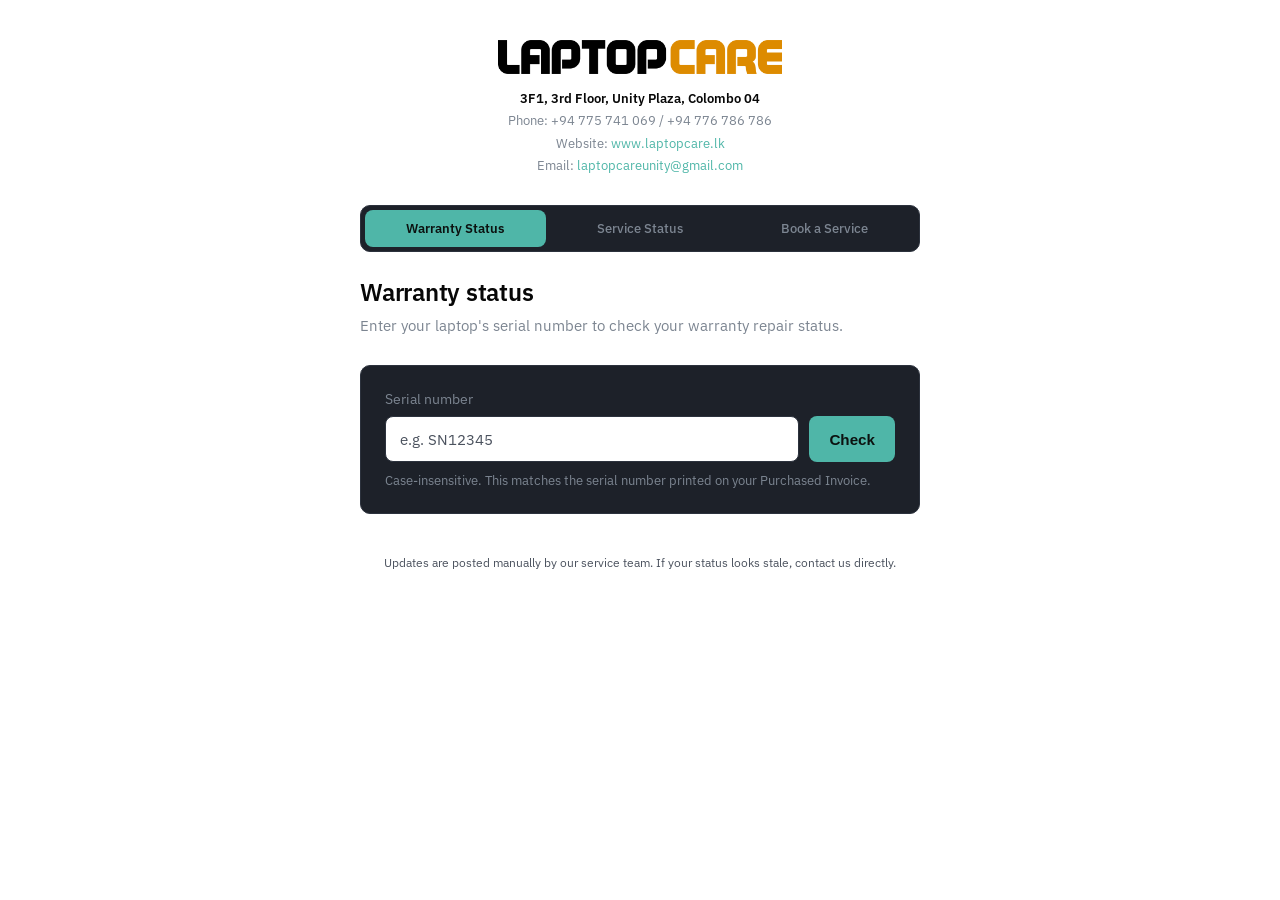
<file: warranty-status (3).html>
<!DOCTYPE html>
<html lang="en">
<head>
<meta charset="UTF-8">
<meta name="viewport" content="width=device-width, initial-scale=1.0">
<title>LaptopCare Portal</title>
<link rel="preconnect" href="https://fonts.googleapis.com">
<link href="https://fonts.googleapis.com/css2?family=IBM+Plex+Sans:wght@400;500;600&family=IBM+Plex+Mono:wght@500&display=swap" rel="stylesheet">
<style>
  :root{
    --bg:#ffffff;
    --surface:#1D2129;
    --border:#2C323D;
    --text:#070707;
    --muted:#7C8591;
    --accent:#4FB6A8;
    --accent-dim:#2E4A47;
    --warn:#E0A458;
    --radius:10px;
  }
  *{box-sizing:border-box;}
  body{
    margin:0;
    background:var(--bg);
    color:var(--text);
    font-family:'IBM Plex Sans', system-ui, sans-serif;
    min-height:100vh;
    display:flex;
    flex-direction:column;
    align-items:center;
    padding:40px 20px 80px;
  }
  .wrap{width:100%; max-width:560px;}
  .logo-row{display:flex; justify-content:center; margin-bottom:28px;}
  .logo-row img{height:34px; width:auto;}
  .company-details{
    text-align:center;
    margin:-14px 0 28px;
    color:var(--muted);
    font-size:0.82rem;
    line-height:1.7;
  }
  .company-details strong{color:var(--text); font-weight:600;}
  .company-details a{color:var(--accent); text-decoration:none;}
  .company-details a:hover{text-decoration:underline;}
  header{margin-bottom:28px; text-align:left;}
  header h1{font-size:1.5rem; font-weight:600; margin:0 0 6px; letter-spacing:-0.01em;}
  header p{color:var(--muted); margin:0; font-size:0.95rem; line-height:1.5;}

  .tabs{
    display:flex;
    gap:4px;
    background:var(--surface);
    border:1px solid var(--border);
    border-radius:10px;
    padding:4px;
    margin-bottom:24px;
  }
  .tab-btn{
    flex:1;
    background:transparent;
    border:none;
    color:var(--muted);
    font-family:'IBM Plex Sans', sans-serif;
    font-size:0.82rem;
    font-weight:500;
    padding:10px 6px;
    border-radius:8px;
    cursor:pointer;
  }
  .tab-btn.active{background:var(--accent); color:#0C1210; font-weight:600;}
  .tab-panel{display:none;}
  .tab-panel.active{display:block;}

  .search-card{
    background:var(--surface);
    border:1px solid var(--border);
    border-radius:var(--radius);
    padding:24px;
  }
  label{display:block; font-size:0.85rem; color:var(--muted); margin-bottom:8px;}
  .input-row{display:flex; gap:10px;}
  input[type="text"]{
    flex:1;
    background:var(--bg);
    border:1px solid var(--border);
    border-radius:8px;
    padding:12px 14px;
    color:var(--text);
    font-family:'IBM Plex Mono', monospace;
    font-size:0.95rem;
    letter-spacing:0.02em;
    outline:none;
  }
  input[type="text"]:focus{border-color:var(--accent);}
  input[type="text"]::placeholder{color:#4B525E; letter-spacing:normal; font-family:'IBM Plex Sans', sans-serif;}
  button{
    background:var(--accent);
    color:#0C1210;
    border:none;
    border-radius:8px;
    padding:0 20px;
    font-weight:600;
    font-size:0.95rem;
    cursor:pointer;
  }
  button:hover{opacity:0.9;}
  button:disabled{opacity:0.5; cursor:default;}
  .hint{margin-top:10px; font-size:0.8rem; color:var(--muted);}

  .result{margin-top:24px; display:none;}
  .result.visible{display:block;}
  .summary{
    background:var(--surface);
    border:1px solid var(--border);
    border-radius:var(--radius);
    padding:20px 22px;
    margin-bottom:20px;
  }
  .summary .label{color:var(--muted); font-size:0.8rem; margin-bottom:4px;}
  .summary .value{font-size:1.05rem; font-weight:500;}
  .summary .row{display:flex; justify-content:space-between; margin-top:14px; padding-top:14px; border-top:1px solid var(--border);}
  .status-pill{
    display:inline-block;
    padding:4px 12px;
    border-radius:20px;
    background:var(--accent-dim);
    color:var(--accent);
    font-size:0.85rem;
    font-weight:600;
  }
  .status-pill.warn{background:#3A311F; color:var(--warn);}
  .note-card{
    background:var(--surface);
    border:1px solid var(--border);
    border-left:3px solid var(--warn);
    border-radius:var(--radius);
    padding:16px 18px;
    margin-bottom:20px;
    font-size:0.9rem;
  }
  .note-card .value{color:var(--text); line-height:1.5;}

  .progress-wrap{
    background:var(--surface);
    border:1px solid var(--border);
    border-radius:var(--radius);
    padding:22px 20px 18px;
    margin-bottom:20px;
  }
  .progress-bar{display:flex; gap:4px; height:8px;}
  .progress-bar .seg{flex:1; background:var(--border); border-radius:4px;}
  .progress-bar .seg.filled{background:var(--accent);}
  .progress-labels{display:flex; margin-top:10px;}
  .progress-labels span{flex:1; font-size:0.68rem; color:var(--muted); text-align:center; line-height:1.3; padding:0 2px;}
  .progress-labels span.current{color:var(--accent); font-weight:600;}
  .progress-labels span.done{color:var(--text);}

  .error, .loading{margin-top:20px; padding:14px 16px; border-radius:8px; font-size:0.9rem;}
  .error{background:#3A2323; color:#E88A8A; border:1px solid #4A2C2C;}
  .loading{color:var(--muted);}
  footer{margin-top:40px; font-size:0.78rem; color:#4B525E; text-align:center;}

  .reserve-card{background:var(--surface); border:1px solid var(--border); border-radius:var(--radius); padding:20px;}
  .reserve-card p{color:var(--muted); font-size:0.9rem; line-height:1.5; margin:0 0 16px;}


  .service-form{display:flex; flex-direction:column; gap:16px;}
  .form-field label{display:block; font-size:0.85rem; color:var(--muted); margin-bottom:7px;}
  .form-field label span{color:var(--warn);}
  .form-field input{
    width:100%;
    background:var(--bg);
    border:1px solid var(--border);
    border-radius:8px;
    padding:12px 14px;
    color:var(--text);
    font-family:'IBM Plex Sans', sans-serif;
    font-size:0.92rem;
    outline:none;
  }
  .form-field input:focus{border-color:var(--accent);}
  .form-field input::placeholder{color:#4B525E;}
  .service-form button{width:100%; min-height:46px; margin-top:4px;}
  .service-form-message{display:none; padding:12px 14px; border-radius:8px; font-size:0.88rem; line-height:1.4;}
</style>
</head>
<body>
<div class="wrap">

  <div class="logo-row">
    <img src="[data-uri]" alt="LaptopCare logo">
  </div>

  <div class="company-details">
    <strong>3F1, 3rd Floor, Unity Plaza, Colombo 04</strong><br>
    Phone: +94 775 741 069 / +94 776 786 786<br>
    Website: <a href="https://www.laptopcare.lk" target="_blank" rel="noopener">www.laptopcare.lk</a><br>
    Email: <a href="mailto:laptopcareunity@gmail.com">laptopcareunity@gmail.com</a>
  </div>

  <div class="tabs">
    <button class="tab-btn active" data-tab="tabWarranty">Warranty Status</button>
    <button class="tab-btn" data-tab="tabService">Service Status</button>
    <button class="tab-btn" data-tab="tabReserve">Book a Service</button>
  </div>

  <!-- ============================ TAB 1: WARRANTY STATUS ============================ -->
  <div class="tab-panel active" id="tabWarranty">
    <header>
      <h1>Warranty status</h1>
      <p>Enter your laptop's serial number to check your warranty repair status.</p>
    </header>

    <div class="search-card">
      <label for="warrantyLookup">Serial number</label>
      <div class="input-row">
        <input type="text" id="warrantyLookup" placeholder="e.g. SN12345" autocomplete="off">
        <button id="warrantyCheckBtn">Check</button>
      </div>
      <div class="hint">Case-insensitive. This matches the serial number printed on your Purchased Invoice.</div>
    </div>

    <div id="warrantyLoading" class="loading" style="display:none;">Looking up your record&hellip;</div>
    <div id="warrantyError" class="error" style="display:none;"></div>

    <div class="result" id="warrantyResult">
      <div class="summary">
        <div class="label">Status</div>
        <div class="value"><span id="warrantyStatusPill" class="status-pill">&mdash;</span></div>
        <div class="row">
          <div>
            <div class="label">Customer</div>
            <div class="value" id="warrantyCustomerName">&mdash;</div>
          </div>
          <div style="text-align:right;">
            <div class="label">Last updated</div>
            <div class="value" id="warrantyLastUpdated">&mdash;</div>
          </div>
        </div>
        <div class="row">
          <div>
            <div class="label">Handover date</div>
            <div class="value" id="warrantyHandoverDate">&mdash;</div>
          </div>
          <div style="text-align:right;" id="warrantyEtaRow">
            <div class="label">Estimated completion</div>
            <div class="value" id="warrantyEtaValue">&mdash;</div>
          </div>
        </div>
      </div>

      <div class="progress-wrap">
        <div class="progress-bar" id="warrantyProgressBar"></div>
        <div class="progress-labels" id="warrantyProgressLabels"></div>
      </div>

      <div class="note-card" id="warrantyNoteCard" style="display:none;">
        <div class="label">Note from our service team</div>
        <div class="value" id="warrantyNoteValue" style="margin-top:6px; font-weight:400;"></div>
      </div>
    </div>
  </div>

  <!-- ============================ TAB 2: SERVICE STATUS ============================ -->
  <div class="tab-panel" id="tabService">
    <header>
      <h1>Service status</h1>
      <p>Booked a service? Enter your serial number to see the date we've assigned and how the job is progressing.</p>
    </header>

    <div class="search-card">
      <label for="serviceLookup">Serial number</label>
      <div class="input-row">
        <input type="text" id="serviceLookup" placeholder="e.g. SN12345" autocomplete="off">
        <button id="serviceCheckBtn">Check</button>
      </div>
      <div class="hint">Use the same serial number you entered when booking.</div>
    </div>

    <div id="serviceLoading" class="loading" style="display:none;">Looking up your booking&hellip;</div>
    <div id="serviceError" class="error" style="display:none;"></div>

    <div class="result" id="serviceResult">
      <div class="summary">
        <div class="label">Status</div>
        <div class="value"><span id="serviceStatusPill" class="status-pill">&mdash;</span></div>
        <div class="row">
          <div>
            <div class="label">Customer</div>
            <div class="value" id="serviceCustomerName">&mdash;</div>
          </div>
          <div style="text-align:right;">
            <div class="label">Last updated</div>
            <div class="value" id="serviceLastUpdated">&mdash;</div>
          </div>
        </div>
        <div class="row">
          <div>
            <div class="label">Scheduled date</div>
            <div class="value" id="serviceScheduledDate">&mdash;</div>
          </div>
          <div style="text-align:right;" id="serviceEndRow">
            <div class="label">Service end date</div>
            <div class="value" id="serviceEndDate">&mdash;</div>
          </div>
        </div>
      </div>

      <div class="progress-wrap">
        <div class="progress-bar" id="serviceProgressBar"></div>
        <div class="progress-labels" id="serviceProgressLabels"></div>
      </div>

      <div class="note-card" id="serviceNoteCard" style="display:none;">
        <div class="label">Note from our service team</div>
        <div class="value" id="serviceNoteValue" style="margin-top:6px; font-weight:400;"></div>
      </div>
    </div>
  </div>

  <!-- ============================ TAB 3: BOOK A SERVICE ============================ -->
  <div class="tab-panel" id="tabReserve">
    <header>
      <h1>Book a service</h1>
      <p>Fill in your laptop and purchase details below. Our team will review your request and assign a service date, which you can then check under "Service Status" using your serial number.</p>
    </header>
    <div class="reserve-card">
      <p>Fill in all the details below to request a service.</p>
      <iframe name="serviceSubmitFrame" id="serviceSubmitFrame" style="display:none;"></iframe>
        <form id="serviceBookingForm" class="service-form">
        <div class="form-field">
          <label for="bookingFullName">Full Name <span>*</span></label>
          <input type="text" id="bookingFullName" name="fullName" required placeholder="Enter your full name">
        </div>

        <div class="form-field">
          <label for="bookingPhone">Phone Number <span>*</span></label>
          <input type="tel" id="bookingPhone" name="phoneNumber" required placeholder="Enter your phone number">
        </div>

        <div class="form-field">
          <label for="bookingLaptop">Laptop Model <span>*</span></label>
          <input type="text" id="bookingLaptop" name="laptopModel" required placeholder="Enter laptop model">
        </div>

        <div class="form-field">
          <label for="bookingSerial">Serial Number <span>*</span></label>
          <input type="text" id="bookingSerial" name="serialNumber" required placeholder="Enter serial number">
        </div>

        <div class="form-field">
          <label for="bookingPurchaseDate">Purchase Date <span>*</span></label>
          <input type="date" id="bookingPurchaseDate" name="purchaseDate" required>
        </div>

        <div class="form-field">
          <label for="bookingInvoice">Purchase Invoice Number <span>*</span></label>
          <input type="text" id="bookingInvoice" name="invoiceNumber" required placeholder="Enter purchase invoice number">
        </div>

        <button type="submit" id="serviceSubmitBtn">Submit Service Request</button>
        <div id="serviceFormMessage" class="service-form-message"></div>
      </form>
    </div>
  </div>

  <footer>Updates are posted manually by our service team. If your status looks stale, contact us directly.</footer>
</div>

<script>
/* =========================================================================
   SETUP  read this before publishing
   =========================================================================
   This portal uses THREE separate data sources. They never mix:

   -------------------------------------------------------------------------
   TAB 1  WARRANTY STATUS  (its own sheet, its own progress bar)
   -------------------------------------------------------------------------
   Column headers (row 1):
     SerialNumber | CustomerName | Status | HandoverDate | LastUpdated | EstimatedCompletion | Notes

   Status must be one of:
     Received, Diagnosis, Parts Ordered, In Repair, Ready for Pickup, Completed, On Hold

   Publish this sheet to web as CSV (File > Share > Publish to web > CSV),
   then paste the link into WARRANTY_SHEET_CSV_URL below.

   -------------------------------------------------------------------------
   TAB 2  SERVICE STATUS  (a DIFFERENT sheet, a DIFFERENT progress bar)
   -------------------------------------------------------------------------
   Column headers (row 1):
     SerialNumber | CustomerName | Status | ScheduledDate | ServiceEndDate | LastUpdated | Notes

   Status should be one of:
     Processing, Scheduled, Service in Progress, Complete, On Hold
   You do NOT have to set Status yourself for the "Scheduled" stage  if you
   leave Status blank but fill in ScheduledDate, it automatically shows as
   "Scheduled". This is the field you fill in after reviewing a customer's
   booking from Tab 3 and deciding their appointment date.

   Publish this sheet to web as CSV too, then paste its link into
   SERVICE_SHEET_CSV_URL below. It is a SEPARATE published link from the
   warranty sheet  don't reuse the same one for both.

   -------------------------------------------------------------------------
   TAB 3  BOOK A SERVICE  (Google Form, already embedded)
   -------------------------------------------------------------------------
   Submissions land in their own Form-linked spreadsheet automatically.
   That sheet is just a raw inbox of requests  after reviewing one, you
   manually add/update that customer's row in the TAB 2 sheet above with
   their Serial Number and a ScheduledDate.
   ========================================================================= */

const WARRANTY_SHEET_CSV_URL = "https://docs.google.com/spreadsheets/d/e/2PACX-1vRcElB9lq25oarwBjdoh4_x8OnKvUZZKibCspAKZgZnKSdEwf37C9n8s4xU4E0NM750wsKTUPM0UrkH/pub?gid=0&single=true&output=csv";
const SERVICE_SHEET_CSV_URL = "https://docs.google.com/spreadsheets/d/e/2PACX-1vRcElB9lq25oarwBjdoh4_x8OnKvUZZKibCspAKZgZnKSdEwf37C9n8s4xU4E0NM750wsKTUPM0UrkH/pub?gid=526123895&single=true&output=csv";

// Fallback demo data  shown until you connect real sheet links above.
const WARRANTY_DEMO_DATA = [
  {SerialNumber:"SN12345", CustomerName:"Aditi Rao", Status:"In Repair", HandoverDate:"2026-09-01", LastUpdated:"2026-09-03", EstimatedCompletion:"2026-09-10", Notes:"Awaiting replacement screen from vendor"},
  {SerialNumber:"SN99000", CustomerName:"Meera Nair", Status:"Received", HandoverDate:"2026-09-05", LastUpdated:"2026-09-05", EstimatedCompletion:"", Notes:""},
  {SerialNumber:"SN77002", CustomerName:"Rohan Das", Status:"On Hold", HandoverDate:"2026-09-02", LastUpdated:"2026-09-04", EstimatedCompletion:"", Notes:"Warranty claim needs proof of purchase  please email a copy of your invoice"}
];

const SERVICE_DEMO_DATA = [
  {SerialNumber:"SN88110", CustomerName:"Priya Menon", Status:"", ScheduledDate:"2026-09-12", ServiceEndDate:"", LastUpdated:"2026-09-06", Notes:"Please bring your charger too"},
  {SerialNumber:"SN12345", CustomerName:"Aditi Rao", Status:"Service in Progress", ScheduledDate:"2026-09-01", ServiceEndDate:"", LastUpdated:"2026-09-03", Notes:""},
  {SerialNumber:"SN70021", CustomerName:"Kabir Singh", Status:"Complete", ScheduledDate:"2026-08-20", ServiceEndDate:"2026-08-27", LastUpdated:"2026-08-27", Notes:""}
];

const WARRANTY_STAGES = ["Received","Diagnosis","Parts Ordered","In Repair","Ready for Pickup","Completed"];
const SERVICE_STAGES  = ["Processing","Scheduled","Service in Progress","Complete"];

function parseCSV(text){
  const lines = text.trim().split(/\r?\n/);
  const headers = lines[0].split(",").map(h => h.trim());
  return lines.slice(1).filter(l => l.trim().length).map(line => {
    const cells = line.split(",").map(c => c.trim());
    const row = {};
    headers.forEach((h, i) => row[h] = cells[i] || "");
    return row;
  });
}

async function fetchSheet(url, demoData){
  if (!url || url.startsWith("PASTE_")){
    return demoData;
  }
  const res = await fetch(url);
  if (!res.ok) throw new Error("Could not reach the data source.");
  const text = await res.text();
  return parseCSV(text);
}

function renderBar(barEl, labelsEl, stages, currentIndex, onHold){
  barEl.innerHTML = "";
  labelsEl.innerHTML = "";

  if (onHold){
    const seg = document.createElement("div");
    seg.className = "seg";
    seg.style.background = "var(--warn)";
    barEl.appendChild(seg);
    const lab = document.createElement("span");
    lab.className = "current";
    lab.textContent = "On hold  see note above";
    lab.style.flex = "1";
    labelsEl.appendChild(lab);
    return;
  }

  stages.forEach((stage, i) => {
    const seg = document.createElement("div");
    seg.className = "seg" + (i <= currentIndex ? " filled" : "");
    barEl.appendChild(seg);

    const lab = document.createElement("span");
    lab.textContent = stage;
    if (i < currentIndex) lab.className = "done";
    else if (i === currentIndex) lab.className = "current";
    labelsEl.appendChild(lab);
  });
}

/* ---------------------------- WARRANTY TAB ---------------------------- */
async function checkWarranty(){
  const idInput = document.getElementById("warrantyLookup").value.trim().toLowerCase();
  const errorBox = document.getElementById("warrantyError");
  const loading = document.getElementById("warrantyLoading");
  const result = document.getElementById("warrantyResult");
  const btn = document.getElementById("warrantyCheckBtn");

  errorBox.style.display = "none";
  result.classList.remove("visible");

  if (!idInput){
    errorBox.textContent = "Enter a serial number first.";
    errorBox.style.display = "block";
    return;
  }

  btn.disabled = true;
  loading.style.display = "block";

  try{
    const data = await fetchSheet(WARRANTY_SHEET_CSV_URL, WARRANTY_DEMO_DATA);
    const match = data.find(row => (row.SerialNumber || "").toLowerCase() === idInput);

    if (!match){
      errorBox.textContent = "We couldn't find a warranty record with that serial number.";
      errorBox.style.display = "block";
      return;
    }

    document.getElementById("warrantyCustomerName").textContent = match.CustomerName || "\u2014";
    document.getElementById("warrantyLastUpdated").textContent = match.LastUpdated || "\u2014";
    document.getElementById("warrantyHandoverDate").textContent = match.HandoverDate || "\u2014";

    const pill = document.getElementById("warrantyStatusPill");
    const onHold = (match.Status || "").trim() === "On Hold";
    pill.textContent = match.Status || "Unknown";
    pill.className = "status-pill" + (onHold ? " warn" : "");

    const etaRow = document.getElementById("warrantyEtaRow");
    if (match.EstimatedCompletion && match.EstimatedCompletion.trim()){
      document.getElementById("warrantyEtaValue").textContent = match.EstimatedCompletion;
      etaRow.style.visibility = "visible";
    } else {
      etaRow.style.visibility = "hidden";
    }

    const noteCard = document.getElementById("warrantyNoteCard");
    if (match.Notes && match.Notes.trim()){
      document.getElementById("warrantyNoteValue").textContent = match.Notes;
      noteCard.style.display = "block";
    } else {
      noteCard.style.display = "none";
    }

    const idx = WARRANTY_STAGES.indexOf((match.Status || "").trim());
    renderBar(document.getElementById("warrantyProgressBar"), document.getElementById("warrantyProgressLabels"), WARRANTY_STAGES, idx, onHold);

    result.classList.add("visible");
  } catch(err){
    errorBox.textContent = "Something went wrong reaching the warranty data. Please try again shortly.";
    errorBox.style.display = "block";
  } finally {
    btn.disabled = false;
    loading.style.display = "none";
  }
}

/* ---------------------------- SERVICE TAB ---------------------------- */
function computeServiceStageIndex(match){
  const status = (match.Status || "").trim();
  const idx = SERVICE_STAGES.indexOf(status);
  if (idx !== -1) return idx;
  if (match.ScheduledDate && match.ScheduledDate.trim()) return 1; // Scheduled
  return 0; // Processing
}

async function checkService(){
  const idInput = document.getElementById("serviceLookup").value.trim().toLowerCase();
  const errorBox = document.getElementById("serviceError");
  const loading = document.getElementById("serviceLoading");
  const result = document.getElementById("serviceResult");
  const btn = document.getElementById("serviceCheckBtn");

  errorBox.style.display = "none";
  result.classList.remove("visible");

  if (!idInput){
    errorBox.textContent = "Enter a serial number first.";
    errorBox.style.display = "block";
    return;
  }

  btn.disabled = true;
  loading.style.display = "block";

  try{
    const data = await fetchSheet(SERVICE_SHEET_CSV_URL, SERVICE_DEMO_DATA);
    const match = data.find(row => (row.SerialNumber || "").toLowerCase() === idInput);

    if (!match){
      errorBox.textContent = "We couldn't find a service booking with that serial number. Have you booked yet? Try the \"Book a Service\" tab.";
      errorBox.style.display = "block";
      return;
    }

    document.getElementById("serviceCustomerName").textContent = match.CustomerName || "\u2014";
    document.getElementById("serviceLastUpdated").textContent = match.LastUpdated || "\u2014";
    document.getElementById("serviceScheduledDate").textContent = match.ScheduledDate || "\u2014";

    const pill = document.getElementById("serviceStatusPill");
    const onHold = (match.Status || "").trim() === "On Hold";
    pill.textContent = (match.Status && match.Status.trim()) || SERVICE_STAGES[computeServiceStageIndex(match)];
    pill.className = "status-pill" + (onHold ? " warn" : "");

    const endRow = document.getElementById("serviceEndRow");
    if (match.ServiceEndDate && match.ServiceEndDate.trim()){
      document.getElementById("serviceEndDate").textContent = match.ServiceEndDate;
      endRow.style.visibility = "visible";
    } else {
      endRow.style.visibility = "hidden";
    }

    const noteCard = document.getElementById("serviceNoteCard");
    if (match.Notes && match.Notes.trim()){
      document.getElementById("serviceNoteValue").textContent = match.Notes;
      noteCard.style.display = "block";
    } else {
      noteCard.style.display = "none";
    }

    const idx = computeServiceStageIndex(match);
    renderBar(document.getElementById("serviceProgressBar"), document.getElementById("serviceProgressLabels"), SERVICE_STAGES, idx, onHold);

    result.classList.add("visible");
  } catch(err){
    errorBox.textContent = "Something went wrong reaching the service data. Please try again shortly.";
    errorBox.style.display = "block";
  } finally {
    btn.disabled = false;
    loading.style.display = "none";
  }
}

document.getElementById("warrantyCheckBtn").addEventListener("click", checkWarranty);
document.getElementById("warrantyLookup").addEventListener("keydown", e => { if (e.key === "Enter") checkWarranty(); });
document.getElementById("serviceCheckBtn").addEventListener("click", checkService);
document.getElementById("serviceLookup").addEventListener("keydown", e => { if (e.key === "Enter") checkService(); });

/* ---------------------------- TAB SWITCHING ---------------------------- */
const tabBtns = document.querySelectorAll(".tab-btn");
const tabPanels = document.querySelectorAll(".tab-panel");
tabBtns.forEach(btn => {
  btn.addEventListener("click", () => {
    tabBtns.forEach(b => b.classList.remove("active"));
    tabPanels.forEach(p => p.classList.remove("active"));
    btn.classList.add("active");
    document.getElementById(btn.dataset.tab).classList.add("active");
  });
});
</script>

<script>
  /*
    GOOGLE SHEET SUBMISSION SETUP
    Replace the URL below with your deployed Google Apps Script Web App URL.
    Example:
    https://script.google.com/macros/s/XXXXXXXXXXXX/exec
  */
  const SERVICE_BOOKING_WEB_APP_URL = "PASTE_YOUR_GOOGLE_APPS_SCRIPT_WEB_APP_URL_HERE";

  const serviceBookingForm = document.getElementById("serviceBookingForm");
  const serviceSubmitBtn = document.getElementById("serviceSubmitBtn");
  const serviceFormMessage = document.getElementById("serviceFormMessage");

  if (serviceBookingForm) {
    serviceBookingForm.addEventListener("submit", function(e) {
      e.preventDefault();

      if (SERVICE_BOOKING_WEB_APP_URL.startsWith("PASTE_")) {
        serviceFormMessage.style.display = "block";
        serviceFormMessage.textContent = "Google Sheet connection is not configured yet. Add your Google Apps Script Web App URL.";
        return;
      }

      serviceSubmitBtn.disabled = true;
      serviceSubmitBtn.textContent = "Submitting...";

      // Submit through a hidden iframe so the browser does not block the
      // cross-origin Google Apps Script POST because of CORS.
      let frame = document.getElementById("serviceSubmitFrame");
      if (!frame) {
        frame = document.createElement("iframe");
        frame.name = "serviceSubmitFrame";
        frame.id = "serviceSubmitFrame";
        frame.style.display = "none";
        document.body.appendChild(frame);
      }

      serviceBookingForm.action = SERVICE_BOOKING_WEB_APP_URL;
      serviceBookingForm.method = "POST";
      serviceBookingForm.target = "serviceSubmitFrame";

      serviceFormMessage.style.display = "block";
      serviceFormMessage.textContent = "Your service request has been submitted successfully.";

      serviceBookingForm.submit();

      setTimeout(() => {
        serviceBookingForm.reset();
        serviceSubmitBtn.disabled = false;
        serviceSubmitBtn.textContent = "Submit Service Request";
      }, 700);
    });
  }
</script>
</body>
</html>
</file>
